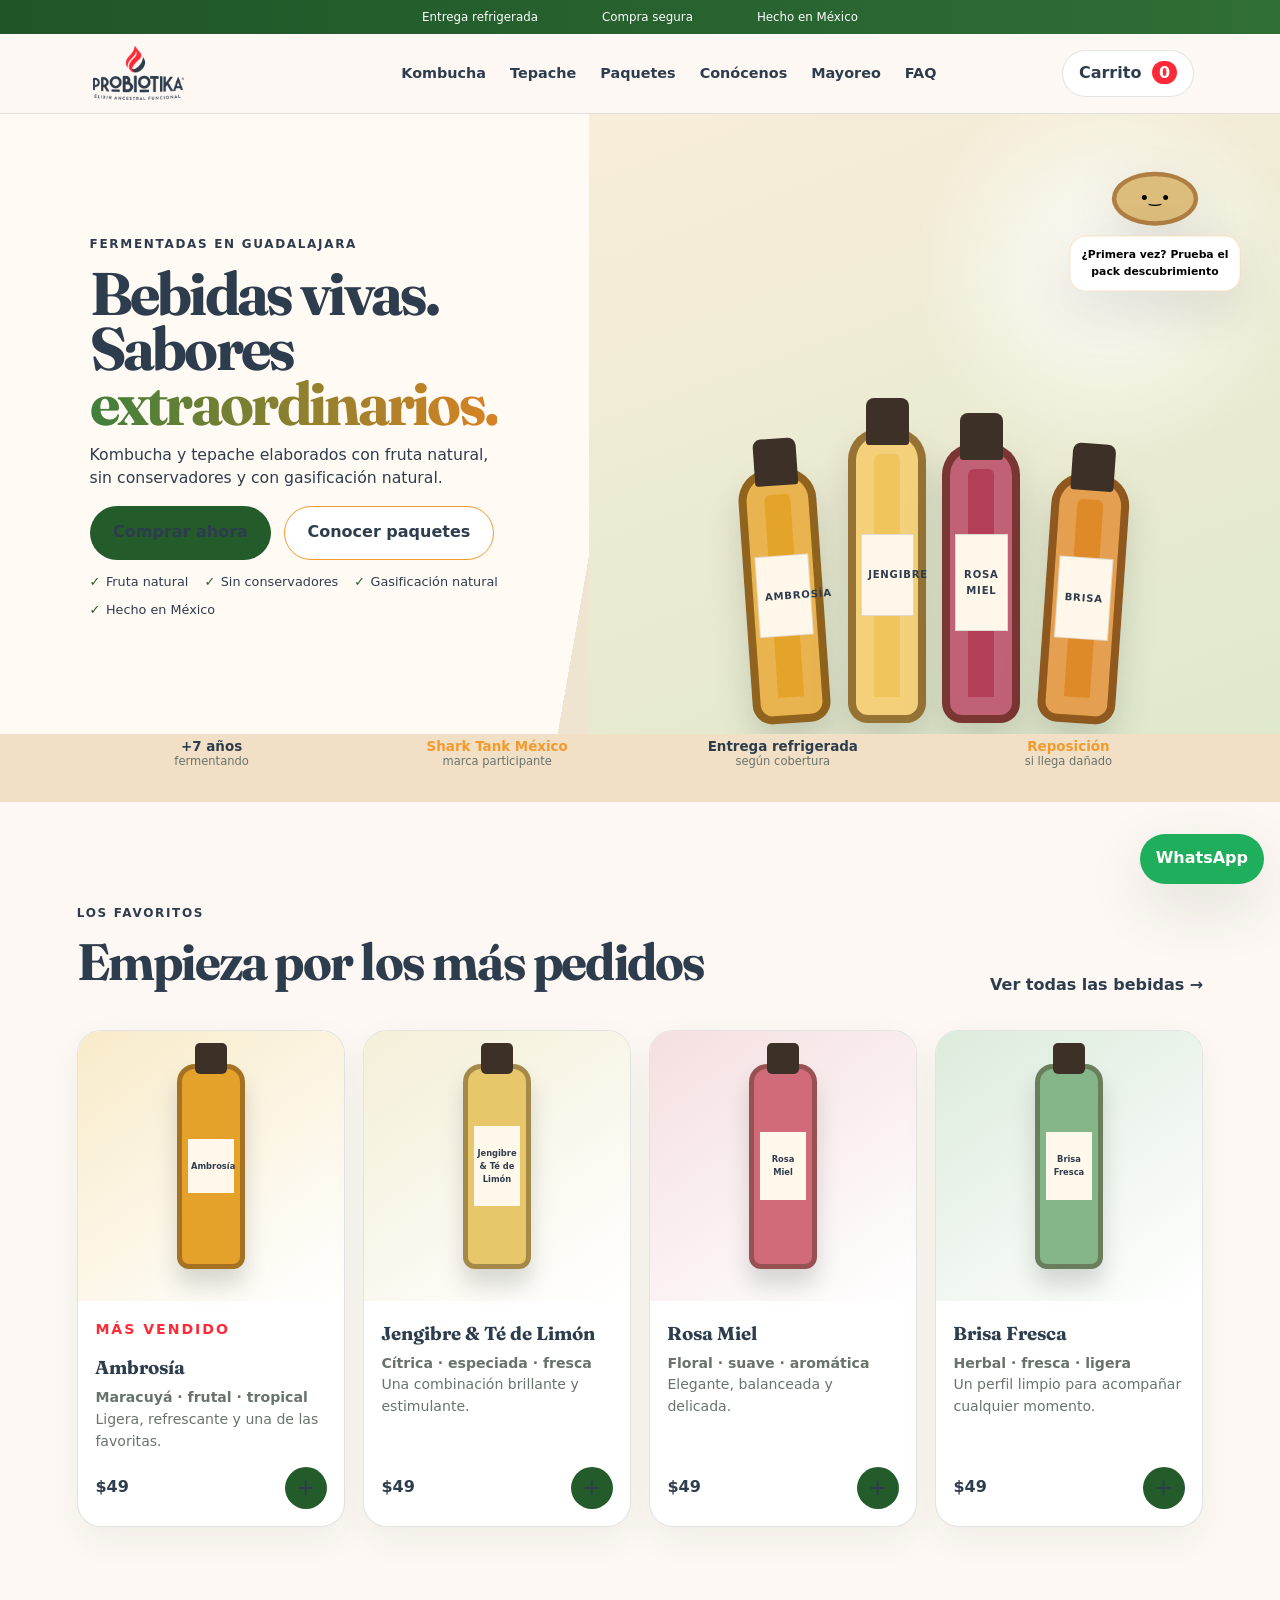
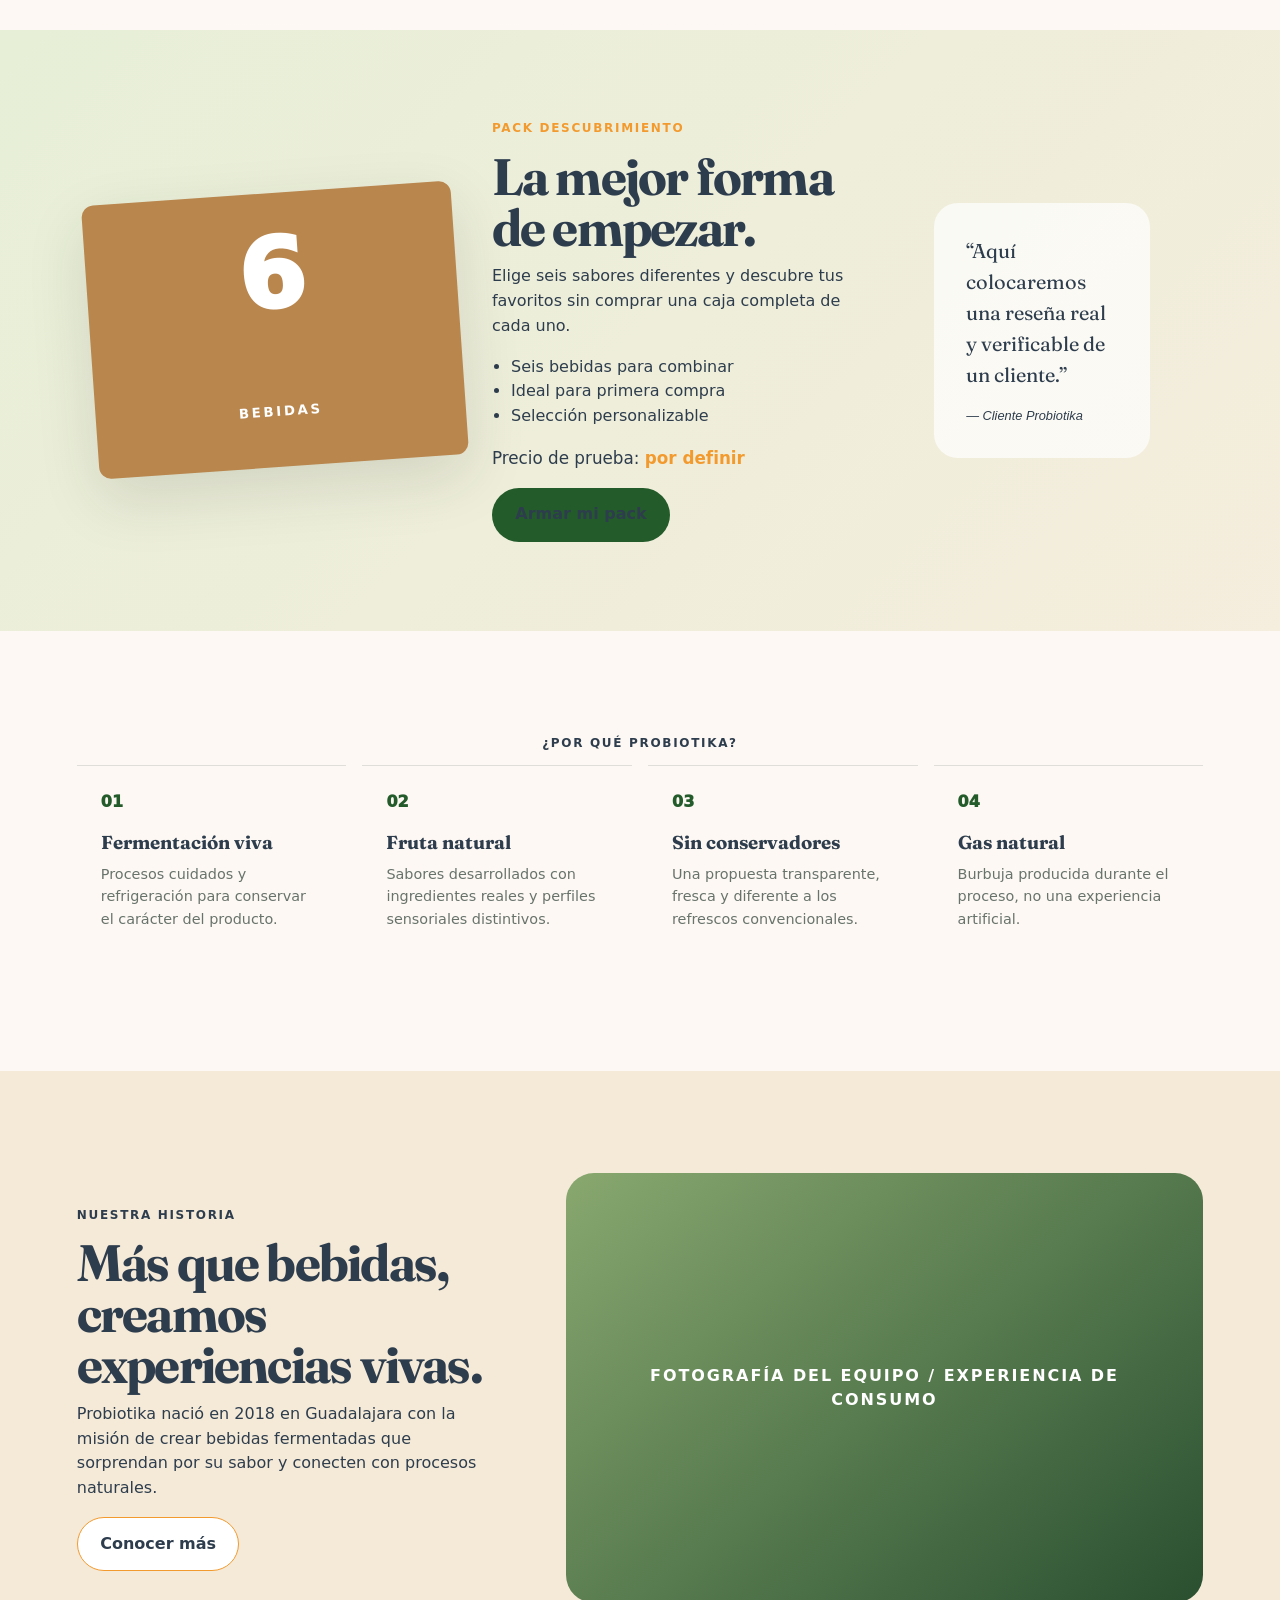
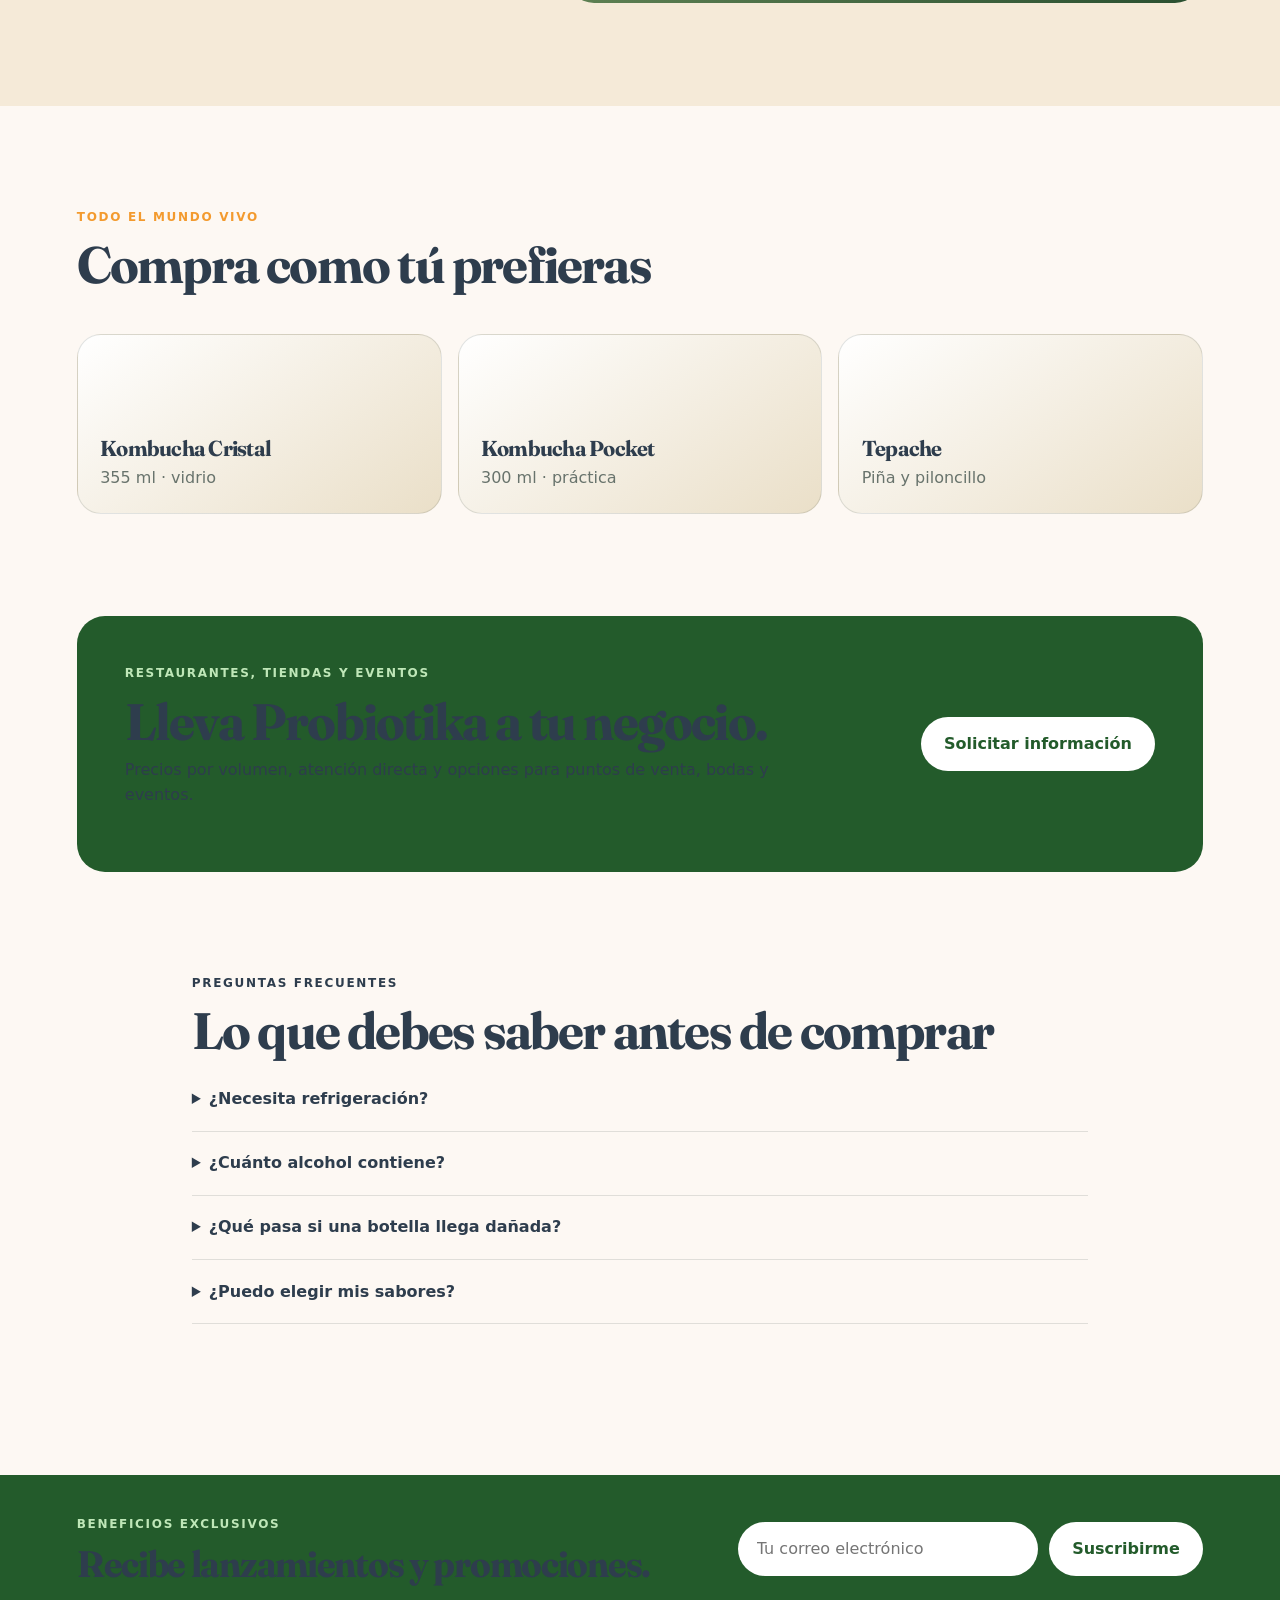
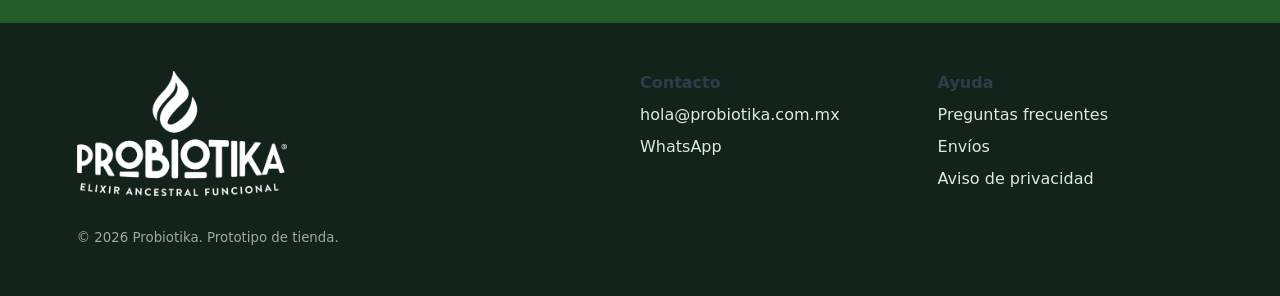
<file: index.html>
<!doctype html>
<html lang="es-MX">
<head>
  <meta charset="utf-8">
  <meta name="viewport" content="width=device-width,initial-scale=1">
  <meta name="theme-color" content="#235b2b">
  <title>Probiotika | Bebidas vivas, sabores extraordinarios</title>
  <meta name="description" content="Kombucha, tepache y bebidas fermentadas elaboradas con fruta natural, sin conservadores y con gasificación natural.">
  <meta property="og:title" content="Probiotika | Bebidas vivas">
  <meta property="og:description" content="Descubre kombucha, tepache y bebidas fermentadas mexicanas.">
  <meta property="og:type" content="website">
  <link rel="preconnect" href="https://fonts.googleapis.com">
  <link rel="preconnect" href="https://fonts.gstatic.com" crossorigin>
  <link href="https://fonts.googleapis.com/css2?family=Fraunces:opsz,wght@9..144,600;9..144,700;9..144,800&display=swap" rel="stylesheet">
  <link rel="stylesheet" href="assets/css/styles.css">
  <script defer src="assets/js/app.js"></script>
  <script type="text/javascript">
    (function(c,l,a,r,i,t,y){
      c[a]=c[a]||function(){(c[a].q=c[a].q||[]).push(arguments)};
      t=l.createElement(r);t.async=1;t.src="https://www.clarity.ms/tag/"+i;
      y=l.getElementsByTagName(r)[0];y.parentNode.insertBefore(t,y);
    })(window, document, "clarity", "script", "xor8cvr2kq");
  </script>
</head>
<body>
  <a class="skip-link" href="#contenido">Saltar al contenido</a>

  <div class="announcement">
    <span>Entrega refrigerada</span>
    <span>Compra segura</span>
    <span>Hecho en México</span>
  </div>

  <header class="site-header">
    <a class="brand brand-logo" href="#inicio" aria-label="Probiotika, inicio">
      <img src="assets/images/logo-probiotika.png" alt="Probiotika · Elixir ancestral funcional">
    </a>

    <button class="menu-button" id="menuButton" aria-expanded="false" aria-controls="mainNav">☰</button>

    <nav id="mainNav" class="main-nav" aria-label="Navegación principal">
      <a href="bebidas.html?tipo=kombucha">Kombucha</a>
      <a href="bebidas.html?tipo=tepache">Tepache</a>
      
      <a href="#pack">Paquetes</a>
      <a href="#historia">Conócenos</a>
      <a href="#mayoreo">Mayoreo</a>
      <a href="#faq">FAQ</a>
    </nav>

    <button class="cart-button" id="openCart" aria-label="Abrir carrito">
      Carrito <span id="cartCount">0</span>
    </button>
  </header>

  <main id="contenido">
    <section class="hero" id="inicio">
      <div class="hero-copy">
        <p class="eyebrow">FERMENTADAS EN GUADALAJARA</p>
        <h1>Bebidas vivas.<br>Sabores <em>extraordinarios.</em></h1>
        <p class="hero-description">
          Kombucha y tepache elaborados con fruta natural, sin conservadores
          y con gasificación natural.
        </p>

        <div class="hero-actions">
          <a class="button button-primary" href="#favoritos">Comprar ahora</a>
          <a class="button button-secondary" href="#pack">Conocer paquetes</a>
        </div>

        <ul class="hero-benefits" aria-label="Beneficios">
          <li>Fruta natural</li>
          <li>Sin conservadores</li>
          <li>Gasificación natural</li>
          <li>Hecho en México</li>
        </ul>
      </div>

      <div class="hero-visual" aria-label="Espacio para fotografía principal de botellas">
        <div class="bottle bottle-one"><span>AMBROSÍA</span></div>
        <div class="bottle bottle-two"><span>JENGIBRE</span></div>
        <div class="bottle bottle-three"><span>ROSA MIEL</span></div>
        <div class="bottle bottle-four"><span>BRISA</span></div>

        <button class="scobyto" id="scobyto" aria-label="Scobyto recomienda el pack descubrimiento">
          <span class="scobyto-face">•‿•</span>
          <span class="scobyto-message">¿Primera vez? Prueba el pack descubrimiento</span>
        </button>
      </div>
    </section>

    <section class="trust-strip" aria-label="Razones para confiar">
      <div><strong>+7 años</strong><span>fermentando</span></div>
      <div><strong>Shark Tank México</strong><span>marca participante</span></div>
      <div><strong>Entrega refrigerada</strong><span>según cobertura</span></div>
      <div><strong>Reposición</strong><span>si llega dañado</span></div>
    </section>

    <section class="section" id="favoritos">
      <div class="section-heading">
        <div>
          <p class="eyebrow">LOS FAVORITOS</p>
          <h2>Empieza por los más pedidos</h2>
        </div>
        <a href="bebidas.html">Ver todas las bebidas →</a>
      </div>

      <div class="product-grid" id="productGrid"></div>
    </section>

    <section class="pack-section" id="pack">
      <div class="pack-visual" aria-label="Espacio para fotografía del paquete descubrimiento">
        <div class="pack-box">
          <span>6</span>
          <small>BEBIDAS</small>
        </div>
      </div>
      <div class="pack-copy">
        <p class="eyebrow">PACK DESCUBRIMIENTO</p>
        <h2>La mejor forma de empezar.</h2>
        <p>Elige seis sabores diferentes y descubre tus favoritos sin comprar una caja completa de cada uno.</p>
        <ul>
          <li>Seis bebidas para combinar</li>
          <li>Ideal para primera compra</li>
          <li>Selección personalizable</li>
        </ul>
        <p class="pack-price">Precio de prueba: <strong>por definir</strong></p>
        <button class="button button-primary" data-add-pack>Armar mi pack</button>
      </div>
      <blockquote>
        “Aquí colocaremos una reseña real y verificable de un cliente.”
        <cite>— Cliente Probiotika</cite>
      </blockquote>
    </section>

    <section class="section benefits-section">
      <p class="eyebrow center">¿POR QUÉ PROBIOTIKA?</p>
      <div class="benefits-grid">
        <article><span>01</span><h3>Fermentación viva</h3><p>Procesos cuidados y refrigeración para conservar el carácter del producto.</p></article>
        <article><span>02</span><h3>Fruta natural</h3><p>Sabores desarrollados con ingredientes reales y perfiles sensoriales distintivos.</p></article>
        <article><span>03</span><h3>Sin conservadores</h3><p>Una propuesta transparente, fresca y diferente a los refrescos convencionales.</p></article>
        <article><span>04</span><h3>Gas natural</h3><p>Burbuja producida durante el proceso, no una experiencia artificial.</p></article>
      </div>
    </section>

    <section class="story-section" id="historia">
      <div>
        <p class="eyebrow">NUESTRA HISTORIA</p>
        <h2>Más que bebidas, creamos experiencias vivas.</h2>
        <p>Probiotika nació en 2018 en Guadalajara con la misión de crear bebidas fermentadas que sorprendan por su sabor y conecten con procesos naturales.</p>
        <a class="button button-secondary" href="#faq">Conocer más</a>
      </div>
      <div class="story-photo" aria-label="Espacio para fotografía real del equipo">
        <span>FOTOGRAFÍA DEL EQUIPO / EXPERIENCIA DE CONSUMO</span>
      </div>
    </section>

    <section class="section categories" id="categorias">
      <div class="section-heading">
        <div><p class="eyebrow">TODO EL MUNDO VIVO</p><h2>Compra como tú prefieras</h2></div>
      </div>
      <div class="category-grid">
        <a href="bebidas.html?tipo=cristal"><strong>Kombucha Cristal</strong><span>355 ml · vidrio</span></a>
        <a href="bebidas.html?tipo=pocket"><strong>Kombucha Pocket</strong><span>300 ml · práctica</span></a>
        <a href="bebidas.html?tipo=tepache"><strong>Tepache</strong><span>Piña y piloncillo</span></a>
        
      </div>
    </section>

    <section class="wholesale" id="mayoreo">
      <div>
        <p class="eyebrow">RESTAURANTES, TIENDAS Y EVENTOS</p>
        <h2>Lleva Probiotika a tu negocio.</h2>
        <p>Precios por volumen, atención directa y opciones para puntos de venta, bodas y eventos.</p>
      </div>
      <a class="button button-light" href="https://wa.me/523312523942?text=Hola%20Probiotika%2C%20quiero%20informaci%C3%B3n%20de%20mayoreo." target="_blank" rel="noopener">Solicitar información</a>
    </section>

    <section class="section faq" id="faq">
      <p class="eyebrow">PREGUNTAS FRECUENTES</p>
      <h2>Lo que debes saber antes de comprar</h2>
      <details><summary>¿Necesita refrigeración?</summary><p>Sí. La tienda mostrará instrucciones claras de conservación y cobertura de entrega refrigerada.</p></details>
      <details><summary>¿Cuánto alcohol contiene?</summary><p>La ficha definitiva mostrará el dato confirmado y la información regulatoria correspondiente.</p></details>
      <details><summary>¿Qué pasa si una botella llega dañada?</summary><p>La política propuesta contempla reposición, sujeta a evidencia y condiciones de entrega.</p></details>
      <details><summary>¿Puedo elegir mis sabores?</summary><p>Sí. El pack personalizable permitirá seleccionar la combinación antes de agregarla al carrito.</p></details>
    </section>

    <section class="newsletter">
      <div>
        <p class="eyebrow">BENEFICIOS EXCLUSIVOS</p>
        <h2>Recibe lanzamientos y promociones.</h2>
      </div>
      <form id="newsletterForm">
        <label class="sr-only" for="newsletterEmail">Correo electrónico</label>
        <input id="newsletterEmail" type="email" required placeholder="Tu correo electrónico">
        <button class="button button-light" type="submit">Suscribirme</button>
      </form>
    </section>
  </main>

  <footer>
    <div class="footer-brand">
      <img src="assets/images/logo-probiotika.png" alt="Probiotika · Elixir ancestral funcional">
    </div>
    <div><strong>Contacto</strong><a href="mailto:hola@probiotika.com.mx">hola@probiotika.com.mx</a><a href="https://wa.me/523312523942">WhatsApp</a></div>
    <div><strong>Ayuda</strong><a href="#faq">Preguntas frecuentes</a><a href="#">Envíos</a><a href="#">Aviso de privacidad</a></div>
    <small>© 2026 Probiotika. Prototipo de tienda.</small>
  </footer>

  <aside class="cart-drawer" id="cartDrawer" aria-hidden="true">
    <div class="cart-header">
      <h2>Tu carrito</h2>
      <button id="closeCart" aria-label="Cerrar carrito">×</button>
    </div>
    <div id="cartItems" class="cart-items"></div>
    <div class="cart-footer">
      <p>Subtotal <strong id="cartTotal">$0 MXN</strong></p>
      <button class="button button-primary" id="checkoutButton">Continuar compra</button>
      <small>En la tienda final, este botón conectará con Shopify Checkout.</small>
    </div>
  </aside>
  <div class="drawer-overlay" id="drawerOverlay"></div>

  <a class="whatsapp-float" href="https://wa.me/523312523942?text=Hola%20Probiotika%2C%20tengo%20una%20duda%20sobre%20la%20tienda." target="_blank" rel="noopener">WhatsApp</a>
</body>
</html>
</file>
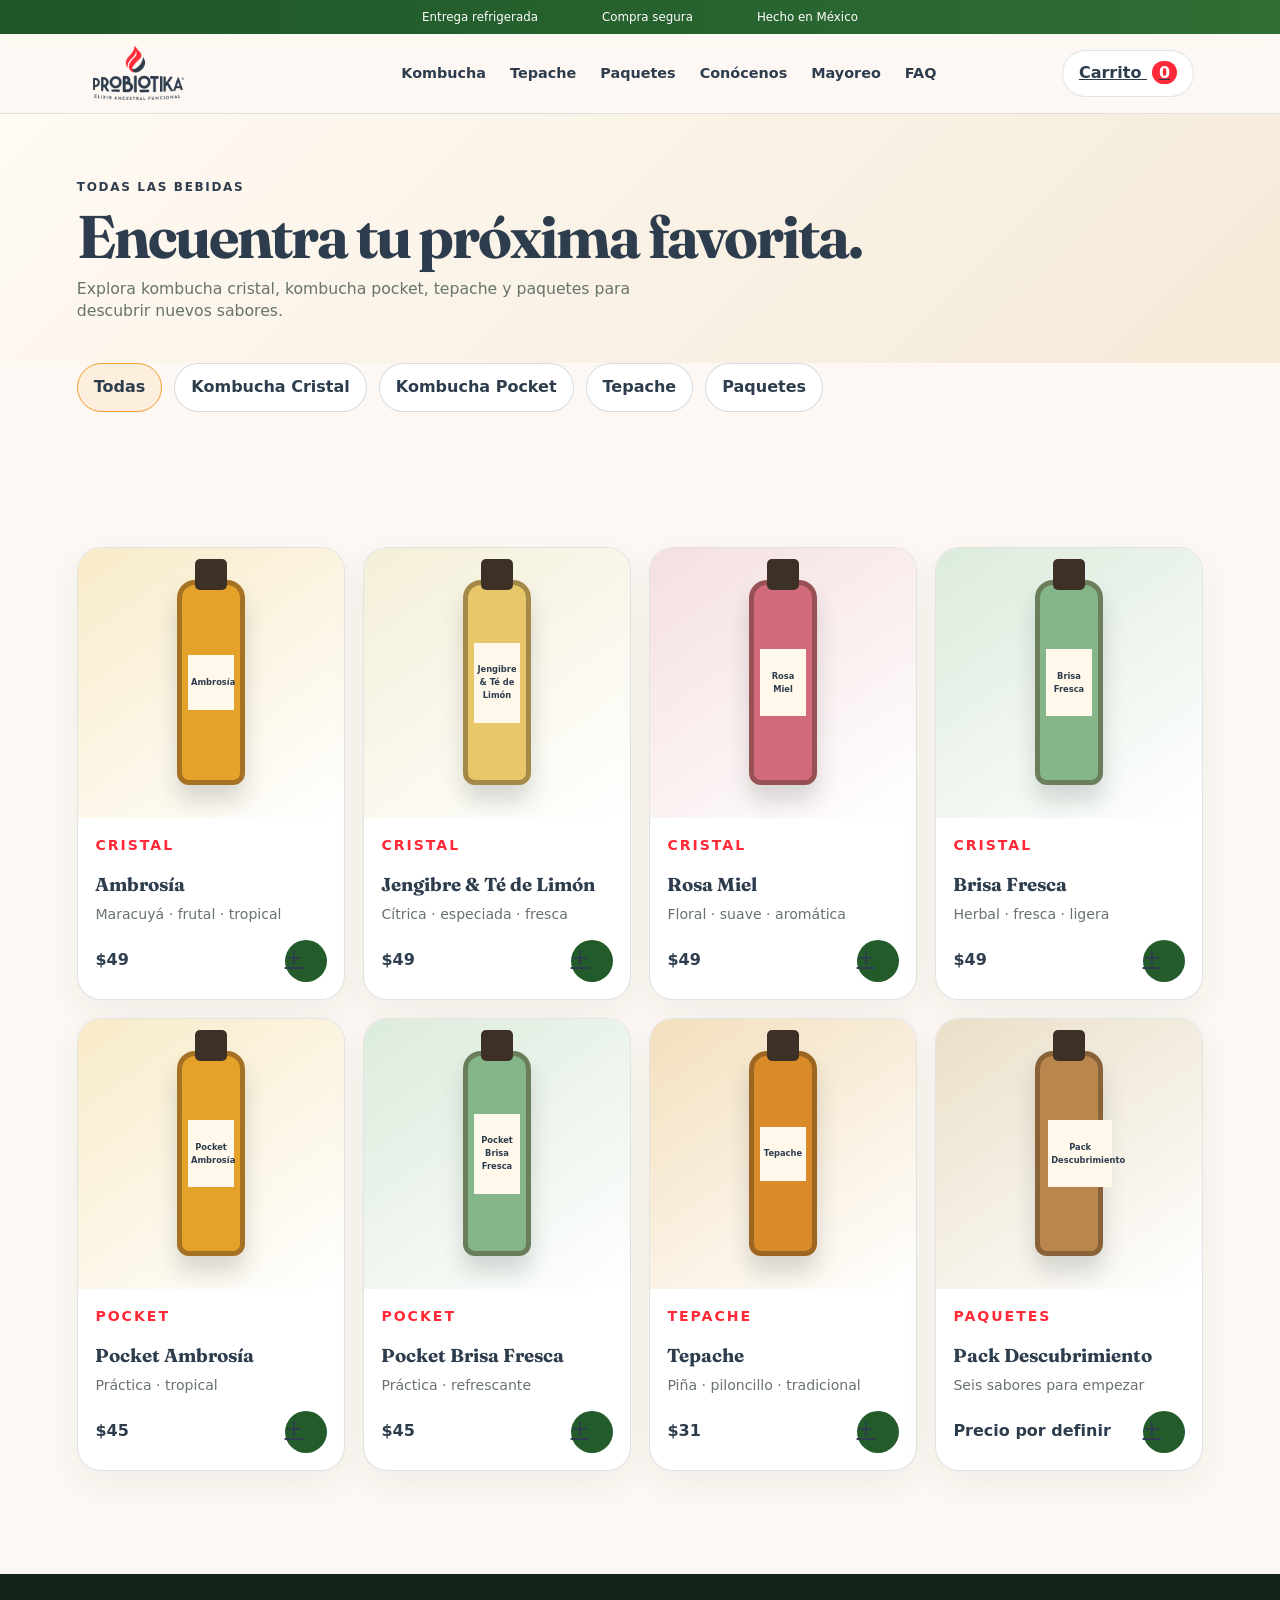
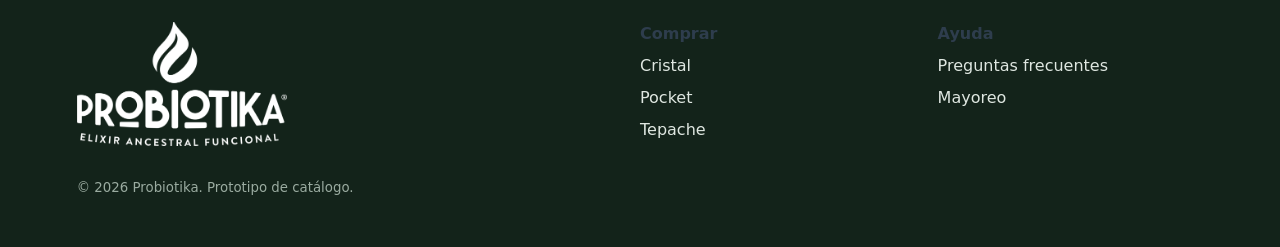
<file: bebidas.html>
<!doctype html>
<html lang="es-MX">
<head>
  <meta charset="utf-8">
  <meta name="viewport" content="width=device-width,initial-scale=1">
  <meta name="theme-color" content="#235b2b">
  <title>Todas las bebidas | Probiotika</title>
  <meta name="description" content="Explora kombucha cristal, kombucha pocket, tepache y paquetes Probiotika.">
  <link rel="preconnect" href="https://fonts.googleapis.com">
  <link rel="preconnect" href="https://fonts.gstatic.com" crossorigin>
  <link href="https://fonts.googleapis.com/css2?family=Fraunces:opsz,wght@9..144,600;9..144,700;9..144,800&display=swap" rel="stylesheet">
  <link rel="stylesheet" href="assets/css/styles.css">
  <script defer src="assets/js/catalogo.js"></script>
  <script type="text/javascript">
    (function(c,l,a,r,i,t,y){
      c[a]=c[a]||function(){(c[a].q=c[a].q||[]).push(arguments)};
      t=l.createElement(r);t.async=1;t.src="https://www.clarity.ms/tag/"+i;
      y=l.getElementsByTagName(r)[0];y.parentNode.insertBefore(t,y);
    })(window, document, "clarity", "script", "xor8cvr2kq");
  </script>
</head>
<body>
  <div class="announcement">
    <span>Entrega refrigerada</span>
    <span>Compra segura</span>
    <span>Hecho en México</span>
  </div>

  <header class="site-header">
    <a class="brand brand-logo" href="index.html" aria-label="Probiotika, inicio">
      <img src="assets/images/logo-probiotika.png" alt="Probiotika · Elixir ancestral funcional">
    </a>

    <button class="menu-button" id="menuButton" aria-expanded="false" aria-controls="mainNav">☰</button>

    <nav id="mainNav" class="main-nav" aria-label="Navegación principal">
      <a href="bebidas.html?tipo=kombucha">Kombucha</a>
      <a href="bebidas.html?tipo=tepache">Tepache</a>
      <a href="index.html#pack">Paquetes</a>
      <a href="index.html#historia">Conócenos</a>
      <a href="index.html#mayoreo">Mayoreo</a>
      <a href="index.html#faq">FAQ</a>
    </nav>

    <a class="cart-button" href="index.html#favoritos">Carrito <span>0</span></a>
  </header>

  <main>
    <section class="catalog-hero">
      <p class="eyebrow">TODAS LAS BEBIDAS</p>
      <h1>Encuentra tu próxima favorita.</h1>
      <p class="hero-description">Explora kombucha cristal, kombucha pocket, tepache y paquetes para descubrir nuevos sabores.</p>
    </section>

    <div class="catalog-toolbar" aria-label="Filtros de catálogo">
      <button class="filter-button is-active" data-filter="todos">Todas</button>
      <button class="filter-button" data-filter="cristal">Kombucha Cristal</button>
      <button class="filter-button" data-filter="pocket">Kombucha Pocket</button>
      <button class="filter-button" data-filter="tepache">Tepache</button>
      <button class="filter-button" data-filter="paquetes">Paquetes</button>
    </div>

    <section class="section">
      <div class="product-grid" id="catalogGrid"></div>
    </section>
  </main>

  <footer>
    <div class="footer-brand">
      <img src="assets/images/logo-probiotika.png" alt="Probiotika">
    </div>
    <div><strong>Comprar</strong><a href="bebidas.html?tipo=cristal">Cristal</a><a href="bebidas.html?tipo=pocket">Pocket</a><a href="bebidas.html?tipo=tepache">Tepache</a></div>
    <div><strong>Ayuda</strong><a href="index.html#faq">Preguntas frecuentes</a><a href="index.html#mayoreo">Mayoreo</a></div>
    <small>© 2026 Probiotika. Prototipo de catálogo.</small>
  </footer>
</body>
</html>
</file>
<file: assets/css/styles.css>
:root{
  --green:#235b2b;
  --green-2:#3f7f3b;
  --mint:#8bcb85;
  --cream:#fdf8f3;
  --beige:#f1e0c6;
  --ink:#24302a;
  --muted:#68736c;
  --gold:#d89a2b;
  --white:#fff;
  --border:rgba(36,48,42,.13);
  --shadow:0 22px 60px rgba(36,48,42,.13);
  --radius:28px;
}
*{box-sizing:border-box}
html{scroll-behavior:smooth}
body{margin:0;background:var(--cream);color:var(--ink);font-family:Inter,system-ui,-apple-system,BlinkMacSystemFont,"Segoe UI",sans-serif;line-height:1.55}
button,input{font:inherit}
a{color:inherit}
.skip-link{position:absolute;left:-9999px}.skip-link:focus{left:1rem;top:1rem;z-index:999;background:#fff;padding:.75rem}
.sr-only{position:absolute;width:1px;height:1px;padding:0;margin:-1px;overflow:hidden;clip:rect(0,0,0,0);white-space:nowrap;border:0}
.announcement{min-height:34px;background:var(--green);color:white;display:flex;justify-content:center;gap:clamp(1rem,5vw,4rem);align-items:center;padding:.4rem 1rem;font-size:.78rem}
.site-header{position:sticky;top:0;z-index:50;display:grid;grid-template-columns:auto 1fr auto;align-items:center;gap:2rem;padding:1rem clamp(1rem,5vw,4rem);background:rgba(253,248,243,.94);backdrop-filter:blur(14px);border-bottom:1px solid var(--border)}
.brand{text-decoration:none;display:flex;flex-direction:column;line-height:1}.brand strong{font-size:1.25rem;letter-spacing:.08em}.brand small{font-size:.5rem;margin-top:.35rem;letter-spacing:.08em}
.main-nav{display:flex;justify-content:center;gap:1.5rem}.main-nav a{text-decoration:none;font-weight:650;font-size:.9rem}.main-nav a:hover{color:var(--green-2)}
.menu-button{display:none;border:0;background:transparent;font-size:1.5rem}
.cart-button{border:1px solid var(--border);background:white;border-radius:999px;padding:.65rem 1rem;font-weight:800;cursor:pointer}.cart-button span{background:var(--green);color:white;border-radius:999px;padding:.1rem .45rem;margin-left:.3rem}
.hero{min-height:680px;display:grid;grid-template-columns:minmax(0, .9fr) minmax(500px,1.1fr);align-items:stretch;background:linear-gradient(100deg,#fffaf4 0 48%,#efe4cf 48%);overflow:hidden}
.hero-copy{padding:clamp(4rem,8vw,8rem) clamp(2rem,7vw,7rem);align-self:center}
.eyebrow{font-size:.75rem;font-weight:900;letter-spacing:.14em;color:var(--green-2);margin:0 0 .8rem}.center{text-align:center}
h1,h2,h3,p{margin-top:0}h1,h2{font-family:Georgia,"Times New Roman",serif}
h1{font-size:clamp(3.5rem,6vw,6.3rem);line-height:.94;letter-spacing:-.055em;margin-bottom:1.5rem}
h1 em{font-style:normal;color:var(--green-2)}
.hero-description{font-size:1.1rem;max-width:560px;color:var(--muted)}
.hero-actions{display:flex;gap:.8rem;margin:2rem 0}.button{display:inline-flex;justify-content:center;align-items:center;border-radius:999px;padding:.85rem 1.4rem;text-decoration:none;font-weight:850;border:1px solid transparent;cursor:pointer}.button-primary{background:var(--green);color:white}.button-primary:hover{background:#194a20}.button-secondary{border-color:var(--ink);background:white}.button-light{background:white;color:var(--green)}
.hero-benefits{list-style:none;padding:0;display:flex;flex-wrap:wrap;gap:.75rem 1.25rem;color:var(--muted);font-size:.85rem}.hero-benefits li::before{content:"✓";color:var(--green);font-weight:900;margin-right:.35rem}
.hero-visual{position:relative;min-height:680px;display:flex;align-items:flex-end;justify-content:center;gap:1.2rem;padding:4rem 3rem 3rem;background:radial-gradient(circle at 75% 25%,rgba(255,255,255,.85),transparent 28%),linear-gradient(160deg,#f8edd9,#dfe9cc)}
.bottle{width:105px;height:410px;border-radius:32px 32px 20px 20px;border:8px solid rgba(77,49,22,.55);box-shadow:inset 0 0 0 18px rgba(255,255,255,.18),0 20px 35px rgba(42,55,43,.18);display:flex;align-items:center;justify-content:center;position:relative;transform-origin:bottom}.bottle::before{content:"";position:absolute;top:-46px;width:52px;height:58px;border-radius:8px 8px 3px 3px;background:#3d3027}.bottle span{background:#fff7ea;border:1px solid rgba(0,0,0,.12);width:86%;padding:2rem .4rem;text-align:center;font-size:.63rem;font-weight:900;letter-spacing:.08em}
.bottle-one{height:380px;background:#e4a329;transform:rotate(-4deg)}.bottle-two{height:430px;background:#f0c65c}.bottle-three{height:405px;background:#b33e57}.bottle-four{height:375px;background:#df8a29;transform:rotate(4deg)}
.scobyto{position:absolute;right:4%;top:14%;border:0;background:transparent;cursor:pointer;display:flex;flex-direction:column;align-items:center;animation:float 3.2s ease-in-out infinite}.scobyto-face{width:96px;height:60px;border-radius:50%;display:grid;place-items:center;background:#ddbd7c;border:5px solid #af7e42;font-weight:900;box-shadow:var(--shadow)}.scobyto-message{margin-top:.7rem;max-width:190px;background:white;border-radius:18px;padding:.7rem;font-size:.75rem;font-weight:800;box-shadow:var(--shadow)}
@keyframes float{50%{transform:translateY(-8px) rotate(2deg)}}
.trust-strip{display:grid;grid-template-columns:repeat(4,1fr);background:var(--beige);padding:1.2rem clamp(1rem,6vw,6rem);gap:1rem}.trust-strip div{display:flex;flex-direction:column;text-align:center}.trust-strip strong{font-size:.9rem}.trust-strip span{color:var(--muted);font-size:.78rem}
.section{padding:clamp(4rem,8vw,7rem) clamp(1rem,6vw,6rem)}.section-heading{display:flex;justify-content:space-between;align-items:end;gap:1rem;margin-bottom:2rem}.section-heading h2,.pack-copy h2,.story-section h2,.faq h2,.newsletter h2,.wholesale h2{font-size:clamp(2.3rem,4vw,4.2rem);line-height:1;margin-bottom:.7rem}.section-heading a{text-decoration:none;font-weight:800}
.product-grid{display:grid;grid-template-columns:repeat(4,1fr);gap:1.1rem}.product-card{background:white;border:1px solid var(--border);border-radius:24px;overflow:hidden;display:flex;flex-direction:column;box-shadow:0 12px 35px rgba(36,48,42,.06)}.product-image{height:270px;display:grid;place-items:center;background:linear-gradient(145deg,var(--product-bg),#fff)}.mini-bottle{width:68px;height:205px;border-radius:18px 18px 12px 12px;background:var(--product-color);border:5px solid rgba(67,44,24,.4);position:relative;display:grid;place-items:center;box-shadow:0 16px 22px rgba(36,48,42,.17)}.mini-bottle::before{content:"";position:absolute;top:-26px;width:32px;height:31px;background:#3d3027;border-radius:5px}.mini-bottle span{width:80%;background:#fff8eb;padding:1.3rem .2rem;text-align:center;font-size:.52rem;font-weight:900}
.product-copy{padding:1.1rem;display:flex;flex-direction:column;flex:1}.product-copy h3{margin-bottom:.3rem}.product-copy p{color:var(--muted);font-size:.88rem}.product-bottom{margin-top:auto;display:flex;align-items:center;justify-content:space-between}.add-button{width:42px;height:42px;border-radius:50%;border:0;background:var(--green);color:white;font-size:1.4rem;cursor:pointer}
.pack-section{display:grid;grid-template-columns:1fr 1fr .8fr;gap:2rem;align-items:center;padding:clamp(3rem,7vw,6rem);background:linear-gradient(135deg,#e7efd7,#f5eddd)}.pack-visual{display:grid;place-items:center}.pack-box{width:min(100%,380px);aspect-ratio:1.35;background:#b9864e;border-radius:12px;box-shadow:var(--shadow);display:grid;place-items:center;transform:rotate(-4deg);color:white}.pack-box span{font-size:6rem;font-weight:950;line-height:.8}.pack-box small{font-weight:900;letter-spacing:.2em}.pack-copy ul{padding-left:1.2rem}.pack-price{font-size:1.05rem}.pack-section blockquote{background:rgba(255,255,255,.7);border-radius:24px;padding:2rem;font-family:Georgia,serif;font-size:1.25rem}.pack-section cite{display:block;margin-top:1rem;font-family:Inter,sans-serif;font-size:.8rem}
.benefits-grid{display:grid;grid-template-columns:repeat(4,1fr);gap:1rem}.benefits-grid article{padding:1.5rem;border-top:1px solid var(--border)}.benefits-grid span{font-weight:950;color:var(--green)}.benefits-grid h3{margin:.8rem 0 .4rem}.benefits-grid p{color:var(--muted);font-size:.9rem}
.story-section{display:grid;grid-template-columns:.8fr 1.2fr;align-items:center;gap:4rem;padding:clamp(4rem,8vw,7rem) clamp(1rem,6vw,6rem);background:#f5ead8}.story-photo{min-height:430px;border-radius:var(--radius);display:grid;place-items:center;text-align:center;padding:2rem;background:linear-gradient(140deg,#88a86f,#294f30);color:white;font-weight:900;letter-spacing:.12em}
.category-grid{display:grid;grid-template-columns:repeat(4,1fr);gap:1rem}.category-grid a{min-height:180px;border-radius:24px;padding:1.4rem;text-decoration:none;display:flex;flex-direction:column;justify-content:flex-end;background:linear-gradient(145deg,#fff,#eadfc8);border:1px solid var(--border)}.category-grid strong{font-family:Georgia,serif;font-size:1.35rem}.category-grid span{color:var(--muted)}
.wholesale{margin:0 clamp(1rem,6vw,6rem);padding:3rem;border-radius:var(--radius);display:flex;justify-content:space-between;align-items:center;gap:2rem;background:var(--green);color:white}.wholesale .eyebrow{color:#bfe7b8}.wholesale p{max-width:650px}
.faq{max-width:1050px;margin:auto}.faq details{border-bottom:1px solid var(--border);padding:1.2rem 0}.faq summary{cursor:pointer;font-weight:850}.faq details p{color:var(--muted);padding-top:1rem}
.newsletter{margin-top:3rem;background:var(--green);color:white;padding:2.5rem clamp(1rem,6vw,6rem);display:flex;justify-content:space-between;align-items:center;gap:2rem}.newsletter .eyebrow{color:#bfe7b8}.newsletter h2{font-size:2.3rem;margin:0}.newsletter form{display:flex;gap:.7rem}.newsletter input{min-width:300px;border:0;border-radius:999px;padding:.9rem 1.2rem}
footer{background:#13231a;color:white;padding:3rem clamp(1rem,6vw,6rem);display:grid;grid-template-columns:2fr 1fr 1fr;gap:2rem}footer div{display:flex;flex-direction:column;gap:.45rem}footer a{color:#dfe7e1;text-decoration:none}footer small{grid-column:1/-1;color:#9aaba0}
.whatsapp-float{position:fixed;right:1rem;bottom:1rem;z-index:45;background:#1fae5b;color:white;padding:.8rem 1rem;border-radius:999px;text-decoration:none;font-weight:900;box-shadow:var(--shadow)}
.cart-drawer{position:fixed;right:0;top:0;width:min(430px,100%);height:100dvh;background:white;z-index:101;transform:translateX(100%);transition:.3s ease;display:flex;flex-direction:column}.cart-drawer.is-open{transform:translateX(0)}.cart-header,.cart-footer{padding:1.3rem;border-bottom:1px solid var(--border)}.cart-header{display:flex;justify-content:space-between}.cart-header button{border:0;background:transparent;font-size:2rem}.cart-items{padding:1.3rem;overflow:auto;flex:1}.cart-item{display:grid;grid-template-columns:1fr auto;gap:.5rem;padding:1rem 0;border-bottom:1px solid var(--border)}.cart-item button{border:0;background:transparent;color:#a13535;cursor:pointer}.cart-footer{border-top:1px solid var(--border);border-bottom:0}.cart-footer .button{width:100%}.cart-footer small{display:block;color:var(--muted);margin-top:.6rem}.drawer-overlay{position:fixed;inset:0;background:rgba(0,0,0,.4);z-index:100;opacity:0;pointer-events:none;transition:.3s}.drawer-overlay.is-open{opacity:1;pointer-events:auto}
.toast{position:fixed;left:50%;bottom:2rem;transform:translateX(-50%);background:var(--ink);color:white;border-radius:999px;padding:.8rem 1rem;z-index:150}
@media(max-width:1000px){
  .main-nav{display:none;position:absolute;top:100%;left:0;right:0;background:var(--cream);padding:1rem;flex-direction:column;border-bottom:1px solid var(--border)}.main-nav.is-open{display:flex}.menu-button{display:block;order:-1}.site-header{grid-template-columns:auto 1fr auto}.brand{justify-self:center}
  .hero{grid-template-columns:1fr;background:#fffaf4}.hero-visual{min-height:540px}.product-grid,.benefits-grid,.category-grid{grid-template-columns:repeat(2,1fr)}.pack-section{grid-template-columns:1fr 1fr}.pack-section blockquote{grid-column:1/-1}.story-section{grid-template-columns:1fr}.trust-strip{grid-template-columns:repeat(2,1fr)}
}
@media(max-width:620px){
  .announcement span:nth-child(2){display:none}.site-header{padding:.8rem 1rem;gap:.5rem}.brand small{display:none}.cart-button{font-size:0;padding:.55rem}.cart-button::before{content:"Carrito";font-size:.72rem}.hero-copy{padding:3.8rem 1.2rem 2rem;text-align:center}.hero-actions{justify-content:center;flex-direction:column}.hero-benefits{justify-content:center}.hero-visual{min-height:390px;padding:3rem .5rem 2rem;gap:.45rem}.bottle{width:62px;height:230px;border-width:5px}.bottle::before{top:-29px;width:30px;height:35px}.bottle-one{height:215px}.bottle-two{height:245px}.bottle-three{height:230px}.bottle-four{height:210px}.scobyto{right:2%;top:5%;transform:scale(.78)}.scobyto-message{display:none}
  h1{font-size:3.5rem}.section{padding:4rem 1rem}.product-grid,.benefits-grid,.category-grid{grid-template-columns:1fr}.product-image{height:220px}.pack-section{grid-template-columns:1fr;padding:4rem 1rem}.story-section{padding:4rem 1rem;gap:2rem}.wholesale,.newsletter{margin:0;border-radius:0;flex-direction:column;align-items:flex-start;padding:2.5rem 1rem}.newsletter form{width:100%;flex-direction:column}.newsletter input{min-width:0;width:100%}footer{grid-template-columns:1fr;padding:3rem 1rem}.trust-strip{grid-template-columns:1fr 1fr;padding:1rem}.section-heading{align-items:flex-start;flex-direction:column}
}


/* =========================================================
   V2 — HERO DESKTOP COMPACTO Y TRUST STRIP ABOVE THE FOLD
   ========================================================= */
@media (min-width: 1001px) {
  .announcement {
    min-height: 30px;
    padding: .28rem 1rem;
    font-size: .74rem;
  }

  .site-header {
    padding-top: .78rem;
    padding-bottom: .78rem;
  }

  .hero {
    min-height: 0;
    height: calc(100vh - 108px);
    max-height: 760px;
    grid-template-columns: minmax(0, .92fr) minmax(480px, 1.08fr);
  }

  .hero-copy {
    padding-top: clamp(2.4rem, 5vh, 4.4rem);
    padding-bottom: clamp(2rem, 4vh, 3.6rem);
  }

  h1 {
    font-size: clamp(3.55rem, 5.4vw, 5.7rem);
    line-height: .92;
    margin-bottom: 1rem;
  }

  .hero-description {
    font-size: 1.02rem;
    margin-bottom: 0;
  }

  .hero-actions {
    margin: 1.35rem 0 1.1rem;
  }

  .hero-benefits {
    margin-top: .35rem;
  }

  .hero-visual {
    min-height: 0;
    height: 100%;
    padding-top: 2.4rem;
    padding-bottom: 1.5rem;
    gap: 1rem;
  }

  .bottle {
    width: 92px;
    height: 340px;
  }

  .bottle-one { height: 320px; }
  .bottle-two { height: 365px; }
  .bottle-three { height: 345px; }
  .bottle-four { height: 315px; }

  .scobyto {
    top: 8%;
    right: 3.5%;
    transform: scale(.9);
  }

  .trust-strip {
    min-height: 72px;
    padding-top: .72rem;
    padding-bottom: .72rem;
  }

  .trust-strip strong {
    font-size: .84rem;
  }

  .trust-strip span {
    font-size: .72rem;
  }
}

/* Laptop compact tuning */
@media (min-width: 1001px) and (max-height: 780px) {
  .hero {
    height: calc(100vh - 102px);
    max-height: 680px;
  }

  .hero-copy {
    padding-top: 2rem;
    padding-bottom: 1.6rem;
  }

  h1 {
    font-size: clamp(3.2rem, 5vw, 5rem);
  }

  .hero-description {
    max-width: 500px;
  }

  .hero-actions {
    margin: 1rem 0 .85rem;
  }

  .bottle {
    width: 84px;
    height: 300px;
  }

  .bottle-one { height: 280px; }
  .bottle-two { height: 325px; }
  .bottle-three { height: 308px; }
  .bottle-four { height: 275px; }

  .scobyto {
    transform: scale(.82);
  }
}

/* Mobile keeps the original stacked commercial layout */
@media (max-width: 1000px) {
  .hero {
    height: auto;
    max-height: none;
  }
}


/* =========================================================
   V7 — BASE V2 INTACTA
   Movimiento de Scobyto idéntico a V2:
   - base transform: scale(.9)
   - keyframe intermedio: translateY(-8px) rotate(2deg)
   El navegador interpola también la escala.
   ========================================================= */

/* Soporte para logotipo real */
.brand-logo {
  display: inline-flex !important;
  align-items: center;
  justify-content: flex-start;
  min-width: 190px;
}

.brand-logo img {
  display: block;
  width: 190px;
  height: auto;
  max-height: 58px;
  object-fit: contain;
  object-position: left center;
}

.footer-brand img {
  display: block;
  width: 210px;
  max-width: 100%;
  height: auto;
  filter: brightness(0) invert(1);
}

/* Ajuste de altura, sin modificar transform ni animation de Scobyto */
@media (min-width: 1001px) {
  .announcement {
    min-height: 34px !important;
    display: flex !important;
    background: var(--green) !important;
    color: white !important;
  }

  .hero {
    height: calc(100vh - 176px) !important;
    min-height: 500px !important;
    max-height: 650px !important;
  }

  .hero-copy {
    padding-top: clamp(1.7rem, 3.8vh, 3rem) !important;
    padding-bottom: clamp(1.3rem, 2.8vh, 2.3rem) !important;
  }

  h1 {
    font-size: clamp(3.25rem, 4.7vw, 5rem) !important;
    line-height: .91 !important;
    margin-bottom: .85rem !important;
  }

  .hero-description {
    font-size: .98rem !important;
    line-height: 1.45 !important;
  }

  .hero-actions {
    margin: 1rem 0 .8rem !important;
  }

  .hero-benefits {
    gap: .5rem 1rem !important;
    font-size: .8rem !important;
    margin-bottom: 0 !important;
  }

  .hero-visual {
    min-height: 0 !important;
    height: 100% !important;
    padding-top: 1.7rem !important;
    padding-bottom: 1rem !important;
  }

  .bottle {
    width: 78px !important;
    height: 275px !important;
  }

  .bottle-one { height: 255px !important; }
  .bottle-two { height: 295px !important; }
  .bottle-three { height: 280px !important; }
  .bottle-four { height: 250px !important; }

  .bottle::before {
    top: -38px !important;
    width: 43px !important;
    height: 47px !important;
  }

  /* Idéntico a V2: esta escala base produce el efecto de crecer/disminuir */
  .scobyto {
    top: 8% !important;
    right: 3.5% !important;
    transform: scale(.9);
    animation: float 3.2s ease-in-out infinite;
  }

  .scobyto-face {
    width: 96px !important;
    height: 60px !important;
  }

  .scobyto-message {
    display: block !important;
    max-width: 190px !important;
  }

  .trust-strip {
    height: 72px !important;
    min-height: 72px !important;
    padding-top: .55rem !important;
    padding-bottom: .55rem !important;
  }
}

/* Keyframe literal de V2 */
@keyframes float {
  50% {
    transform: translateY(-8px) rotate(2deg);
  }
}

@media (max-width: 1000px) {
  .brand-logo {
    min-width: 150px;
  }

  .brand-logo img {
    width: 150px;
    max-height: 48px;
  }
}

@media (max-width: 620px) {
  .brand-logo img {
    width: 132px;
    max-height: 42px;
  }

  /* Idéntico al responsive original: escala base menor */
  .scobyto {
    transform: scale(.78);
    animation: float 3.2s ease-in-out infinite;
  }
}


/* =========================================================
   V8 — AJUSTES VISUALES SOLICITADOS
   - Texto principal en azul oscuro de la paleta
   - Logo alineado con el inicio de los bloques de contenido
   - Hero ligeramente más bajo para mostrar completa la franja
   ========================================================= */

:root {
  --brand-dark-blue: #2E3D4D;
}

/* Sustituye el negro visual por el azul oscuro de marca */
body,
.site-header,
.main-nav a,
.cart-button,
.hero-copy,
.hero-copy h1,
.hero-copy p,
.hero-benefits,
.trust-strip,
.section,
.section h2,
.section h3,
.product-card,
.pack-section,
.story-section,
.category-grid,
.faq,
footer {
  color: var(--brand-dark-blue) !important;
}

/* Mantiene verdes y otros acentos donde corresponden */
.eyebrow,
.hero-copy h1 em,
.button-primary,
.add-button,
.announcement,
.wholesale,
.newsletter {
  color: inherit;
}

/* Alineación horizontal del logo con el arranque del contenido */
@media (min-width: 1001px) {
  .site-header {
    padding-left: clamp(4rem, 6.7vw, 7rem) !important;
    padding-right: clamp(4rem, 6.7vw, 7rem) !important;
  }

  .brand-logo {
    justify-self: start !important;
    margin-left: 0 !important;
  }

  .brand-logo img {
    width: 175px !important;
    max-height: 54px !important;
    object-position: left center !important;
  }

  /* Hero unos milímetros más bajo */
  .hero {
    height: calc(100vh - 190px) !important;
    min-height: 480px !important;
    max-height: 620px !important;
  }

  .hero-copy {
    padding-top: clamp(1.35rem, 3vh, 2.5rem) !important;
    padding-bottom: clamp(1rem, 2.2vh, 1.8rem) !important;
  }

  .hero-visual {
    padding-top: 1.35rem !important;
    padding-bottom: .7rem !important;
  }

  .trust-strip {
    height: 68px !important;
    min-height: 68px !important;
    padding-top: .4rem !important;
    padding-bottom: .4rem !important;
  }

  .trust-strip strong {
    line-height: 1.1 !important;
  }

  .trust-strip span {
    line-height: 1.1 !important;
  }
}

@media (min-width: 1001px) and (max-height: 760px) {
  .hero {
    height: calc(100vh - 180px) !important;
    min-height: 445px !important;
    max-height: 565px !important;
  }

  .trust-strip {
    height: 62px !important;
    min-height: 62px !important;
  }
}


/* =========================================================
   V9 — PALETA MÁS VIVA SIN PERDER ELEGANCIA
   Verde = confianza / compra
   Naranja = energía / descubrimiento
   Rojo = acentos puntuales
   ========================================================= */
:root {
  --brand-red: #FF2937;
  --brand-orange: #F39A2E;
  --brand-gold: #F9A825;
  --brand-green: #235B2B;
  --brand-dark-blue: #2E3D4D;
}

/* Barra superior con profundidad sutil, no chillona */
.announcement {
  background: linear-gradient(90deg, #1f5628, #2f6e35) !important;
}

/* Acento naranja en navegación y enlaces secundarios */
.main-nav a:hover,
.section-heading a:hover,
footer a:hover {
  color: var(--brand-orange) !important;
}

/* CTA principal verde; secundarios con acento naranja */
.button-primary,
.add-button {
  background: var(--brand-green) !important;
}

.button-primary:hover,
.add-button:hover {
  background: #194a20 !important;
}

.button-secondary {
  border-color: var(--brand-orange) !important;
  color: var(--brand-dark-blue) !important;
}

.button-secondary:hover {
  background: rgba(243,154,46,.10) !important;
}

/* Titular con transición elegante verde→naranja */
.hero-copy h1 em {
  background: linear-gradient(90deg, #3f7f3b 0%, #d98223 100%);
  -webkit-background-clip: text;
  background-clip: text;
  color: transparent !important;
}

/* Más vendido en rojo, usado con moderación */
.product-card .eyebrow {
  color: var(--brand-red) !important;
}

/* Precio y detalles de pack en naranja */
.pack-price strong,
.pack-copy .eyebrow,
.categories .eyebrow {
  color: var(--brand-orange) !important;
}

/* Tarjetas con acento cálido en hover */
.product-card:hover,
.category-grid a:hover {
  border-color: rgba(243,154,46,.55) !important;
  box-shadow: 0 18px 42px rgba(46,61,77,.11) !important;
  transform: translateY(-3px);
}

.product-card,
.category-grid a {
  transition: transform .22s ease, border-color .22s ease, box-shadow .22s ease;
}

/* Carrito y microdetalles en rojo */
.cart-button span {
  background: var(--brand-red) !important;
}

.scobyto-message {
  border: 1px solid rgba(243,154,46,.28);
}

/* Franja de confianza: acentos alternados */
.trust-strip div:nth-child(2) strong,
.trust-strip div:nth-child(4) strong {
  color: var(--brand-orange) !important;
}

/* Categorías: ahora son 3 */
.category-grid {
  grid-template-columns: repeat(3, 1fr) !important;
}

@media (max-width: 1000px) {
  .category-grid {
    grid-template-columns: repeat(2, 1fr) !important;
  }
}

@media (max-width: 620px) {
  .category-grid {
    grid-template-columns: 1fr !important;
  }
}

/* Catálogo */
.catalog-hero {
  padding: 4rem clamp(1rem,6vw,6rem) 2.5rem;
  background: linear-gradient(135deg, #fffaf4, #f4ead7);
}

.catalog-hero h1 {
  max-width: 850px;
  margin-bottom: 1rem;
}

.catalog-toolbar {
  display: flex;
  flex-wrap: wrap;
  gap: .75rem;
  padding: 0 clamp(1rem,6vw,6rem) 2rem;
}

.filter-button {
  border: 1px solid rgba(46,61,77,.18);
  background: white;
  color: var(--brand-dark-blue);
  border-radius: 999px;
  padding: .7rem 1rem;
  font-weight: 800;
  cursor: pointer;
}

.filter-button.is-active,
.filter-button:hover {
  border-color: var(--brand-orange);
  background: rgba(243,154,46,.10);
}


/* =========================================================
   V10 — TITULARES CON FRAUNCES
   Elegante, orgánica y más viva que Georgia.
   Menús, botones, precios y textos conservan la sans actual.
   ========================================================= */
h1,
h2,
.section-heading h2,
.pack-copy h2,
.story-section h2,
.faq h2,
.newsletter h2,
.wholesale h2,
.category-grid strong,
.catalog-hero h1 {
  font-family: "Fraunces", Georgia, "Times New Roman", serif !important;
  font-weight: 700;
  font-variation-settings: "opsz" 72;
  letter-spacing: -0.035em;
}

.hero-copy h1 {
  font-weight: 700 !important;
  letter-spacing: -0.045em !important;
}

.product-copy h3,
.benefits-grid h3,
.pack-section blockquote {
  font-family: "Fraunces", Georgia, "Times New Roman", serif !important;
}

@media (max-width: 620px) {
  h1,
  h2,
  .catalog-hero h1 {
    letter-spacing: -0.04em !important;
  }
}
</file>
